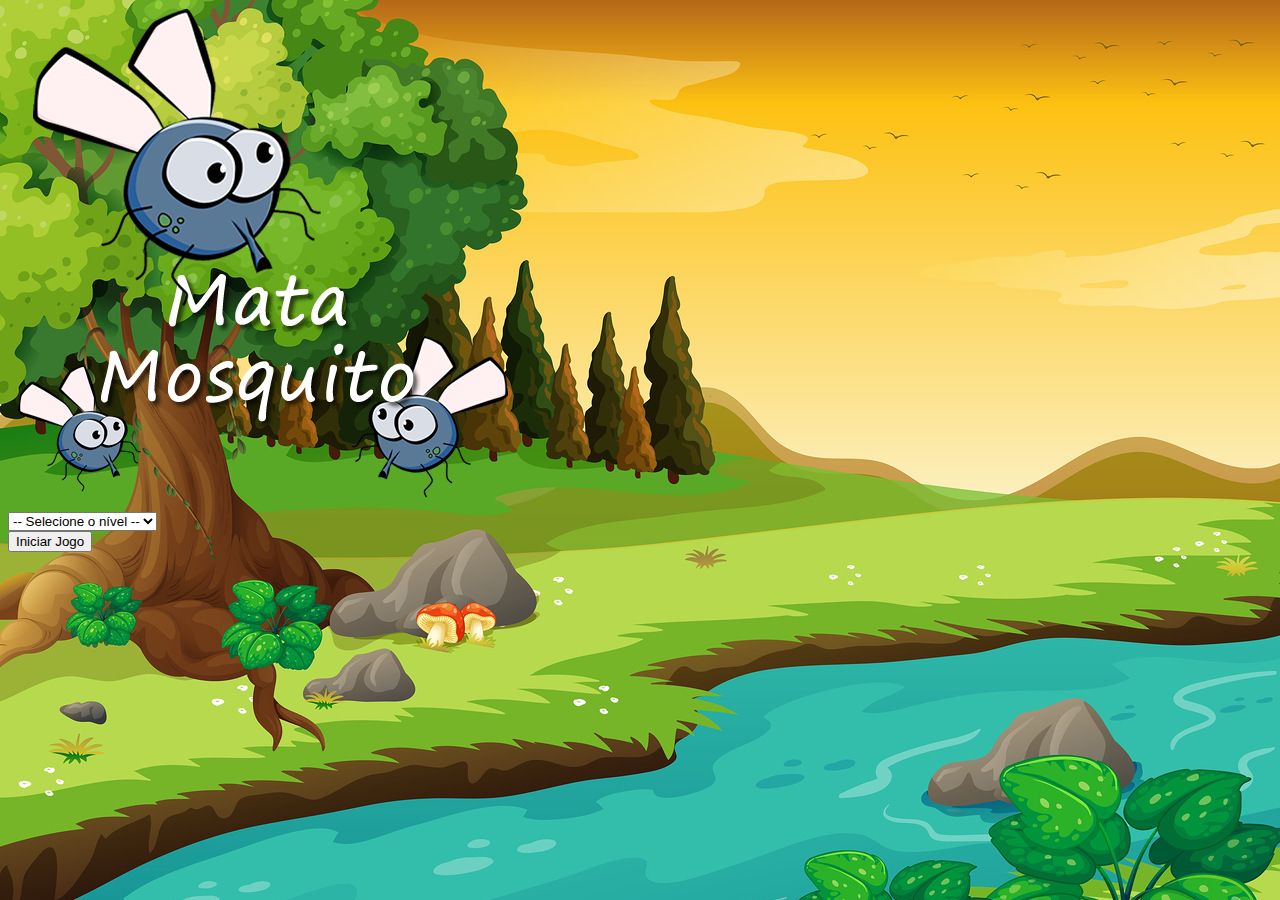
<file: index.html>
<!DOCTYPE html>
<html lang="pt-br">
<head>
    <meta charset="UTF-8">
    <meta http-equiv="X-UA-Compatible" content="IE=edge">
    <meta name="viewport" content="width=device-width, initial-scale=1.0">
    <title>Página Inicial</title>

    <link href="https://cdn.jsdelivr.net/npm/bootstrap@5.3.1/dist/css/bootstrap.min.css" rel="stylesheet" integrity="sha384-4bw+/aepP/YC94hEpVNVgiZdgIC5+VKNBQNGCHeKRQN+PtmoHDEXuppvnDJzQIu9" crossorigin="anonymous">
    <link rel="stylesheet" href="style.css">

    <script>
        function iniciarJogo() {
            var nivel = document.getElementById('nivel').value

            if(nivel === '') {
                alert('Selecione um nível para iniciar o jogo')
                return false
            }

            // passa o valor da var nível através do link
            window.location.href = "app.html?" + nivel
        }
    </script>
</head>
<body>
    <div class="container">
        <div class="row">
            <div class="col">
                <div class="d-flex justify-content-center">
                    <img src="imagens/game.png">
                </div>    
            </div>
        </div>
        <div class="row">
            <div class="col">
                <div class="d-flex justify-content-center">
                    <div class="mb-2">
                        <select class="form-control" id="nivel">
                            <option value="">-- Selecione o nível --</option>
                            <option value="normal">Normal</option>
                            <option value="dificil">Difícil</option>
                            <option value="chucknorris">Chuck Norris</option>
                        </select>
                    </div>
                </div>
            </div>
        </div>
        <div class="row">
            <div class="col">
                <div class="d-flex justify-content-center">
                    <button type="button" class="btn btn-danger btn-lg" onclick="iniciarJogo()">Iniciar Jogo</button>
                </div>    
            </div>
        </div>
    </div>
</body>
</html>
</file>
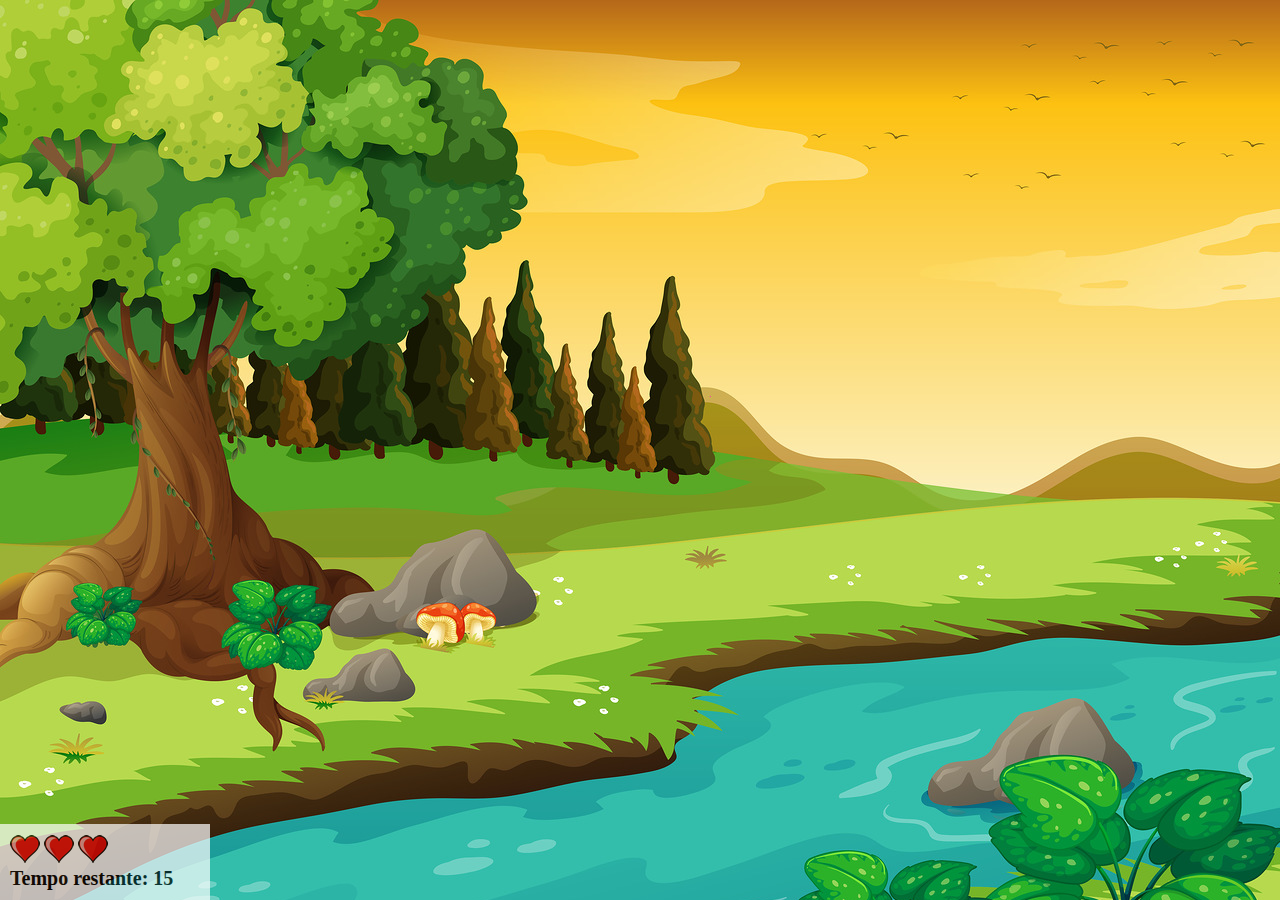
<file: app.html>
<!DOCTYPE html>
<html lang="pt=br">
<head>
    <meta charset="UTF-8">
    <meta http-equiv="X-UA-Compatible" content="IE=edge">
    <meta name="viewport" content="width=device-width, initial-scale=1.0">
    <title>Jogo</title>

    <link rel="stylesheet" href="style.css">
    <script src="jogo.js"></script>
</head>
<body onresize="ajustaTamanhoPalcoJogo()">
    <div class="painel">
        <div class="vidas">
            <img id="v1" src="imagens/coracao_cheio.png">
            <img id="v2" src="imagens/coracao_cheio.png">
            <img id="v3" src="imagens/coracao_cheio.png">
        </div>
        <div class="cronometro">
            Tempo restante: <span id="cronometro"></span>
        </div>
    </div>
    <script>
        // alteração dinâmica da var tempo
        document.getElementById('cronometro').innerHTML = tempo

        var criaMosca = setInterval(function() {
            posicaoRandomica()
        }, criaMosquitoTempo)
    </script>
</body>
</html>
</file>
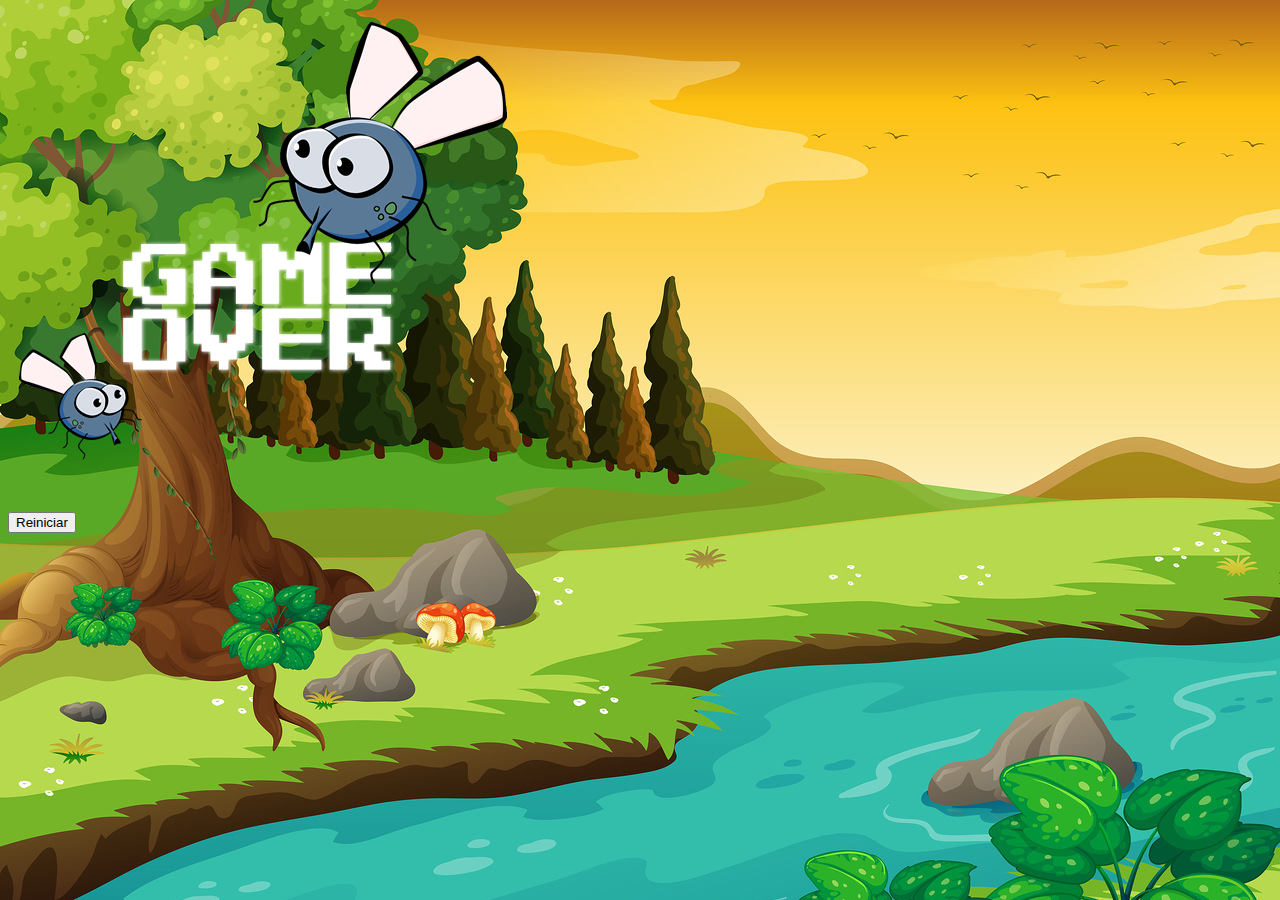
<file: fim_de_jogo.html>
<!DOCTYPE html>
<html lang="pt-br">
<head>
    <meta charset="UTF-8">
    <meta http-equiv="X-UA-Compatible" content="IE=edge">
    <meta name="viewport" content="width=device-width, initial-scale=1.0">
    <title>Game Over</title>

    <link href="https://cdn.jsdelivr.net/npm/bootstrap@5.3.1/dist/css/bootstrap.min.css" rel="stylesheet" integrity="sha384-4bw+/aepP/YC94hEpVNVgiZdgIC5+VKNBQNGCHeKRQN+PtmoHDEXuppvnDJzQIu9" crossorigin="anonymous">
    <link rel="stylesheet" href="style.css">
</head>
<body>
    <div class="container">
        <div class="row">
            <div class="col">
                <div class="d-flex justify-content-center">
                    <img src="imagens/game_over.png">
                </div>    
            </div>
        </div>
        <div class="row">
            <div class="col">
                <div class="d-flex justify-content-center">
                    <button type="button" class="btn btn-dark btn-lg" onclick="window.location.href = 'index.html'">Reiniciar</button>
                </div>    
            </div>
        </div>
    </div>
</body>
</html>
</file>
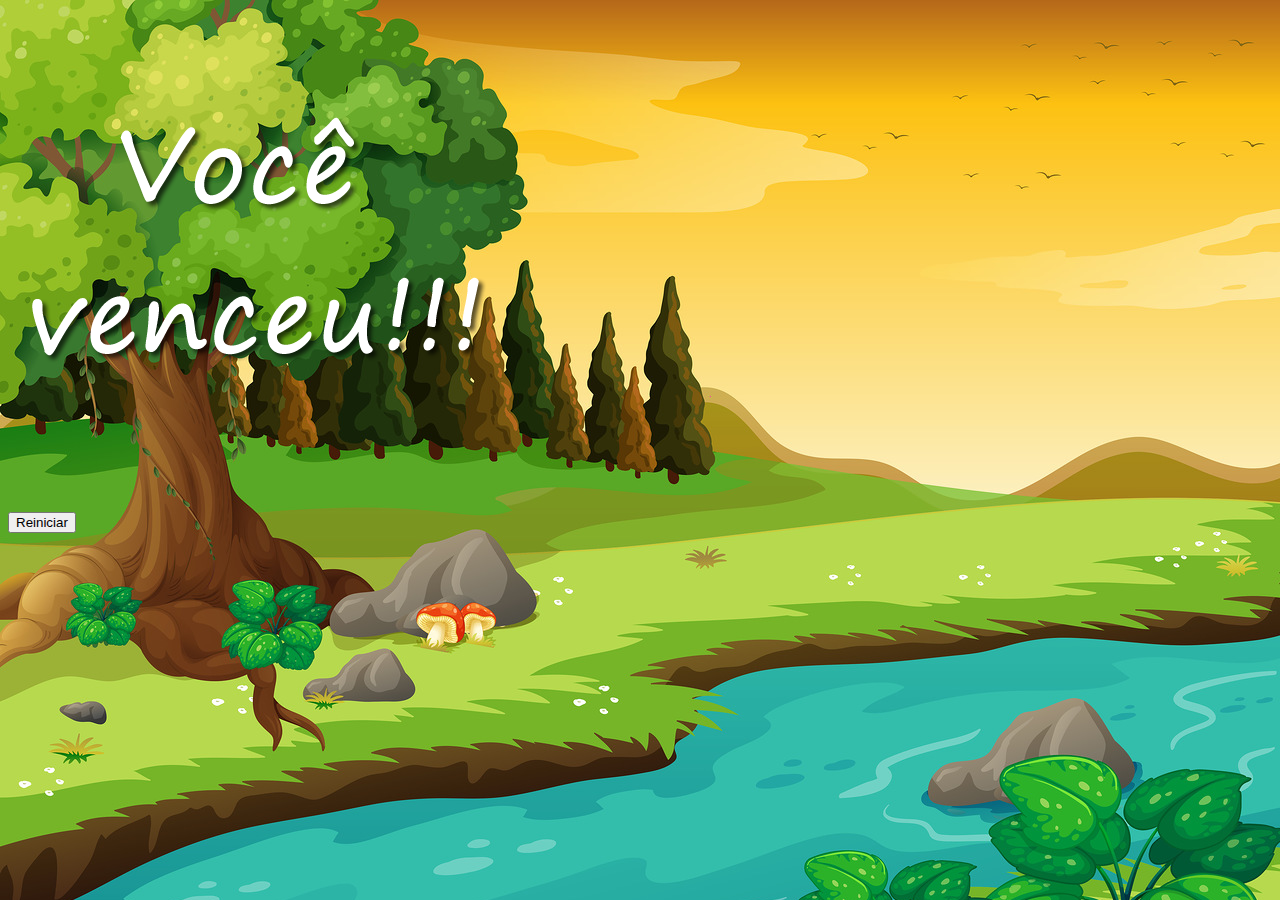
<file: vitoria.html>
<!DOCTYPE html>
<html lang="pt-br">
<head>
    <meta charset="UTF-8">
    <meta http-equiv="X-UA-Compatible" content="IE=edge">
    <meta name="viewport" content="width=device-width, initial-scale=1.0">
    <title>Vitória</title>

    <link href="https://cdn.jsdelivr.net/npm/bootstrap@5.3.1/dist/css/bootstrap.min.css" rel="stylesheet" integrity="sha384-4bw+/aepP/YC94hEpVNVgiZdgIC5+VKNBQNGCHeKRQN+PtmoHDEXuppvnDJzQIu9" crossorigin="anonymous">
    <link rel="stylesheet" href="style.css">
</head>
<body>
    <div class="container">
        <div class="row">
            <div class="col">
                <div class="d-flex justify-content-center">
                    <img src="imagens/vitoria.png">
                </div>    
            </div>
        </div>
        <div class="row">
            <div class="col">
                <div class="d-flex justify-content-center">
                    <button type="button" class="btn btn-dark btn-lg" onclick="window.location.href = 'index.html'">Reiniciar</button>
                </div>    
            </div>
        </div>
    </div>
</body>
</html>
</file>
<file: style.css>
html {
    cursor: url(imagens/mata_mosquito.png) 30 30, auto;
}

body {
    background-image: url('imagens/bg.jpg');
    background-repeat: no-repeat;
}

.mosquito1 {
    width: 50px;
    height: 50px;
}

.mosquito2 {
    width: 70px;
    height: 70px;
}

.mosquito3 {
    width: 90px;
    height: 90px;
}

.ladoA {
    transform: scaleX(1);
}

.ladoB {
    transform: scaleX(-1);
}

.painel {
    position: absolute;
    width: 190px;
    padding: 10px;
    left: 0px;
    bottom: 0px;
    border-top: solid 1px #fff;
    background-color: #fff;
    opacity: 0.7;
}

.vidas {
    float: left;
}

.cronometro {
    float: left;
    font-size: 20px;
    font-weight: bold;
}
</file>
